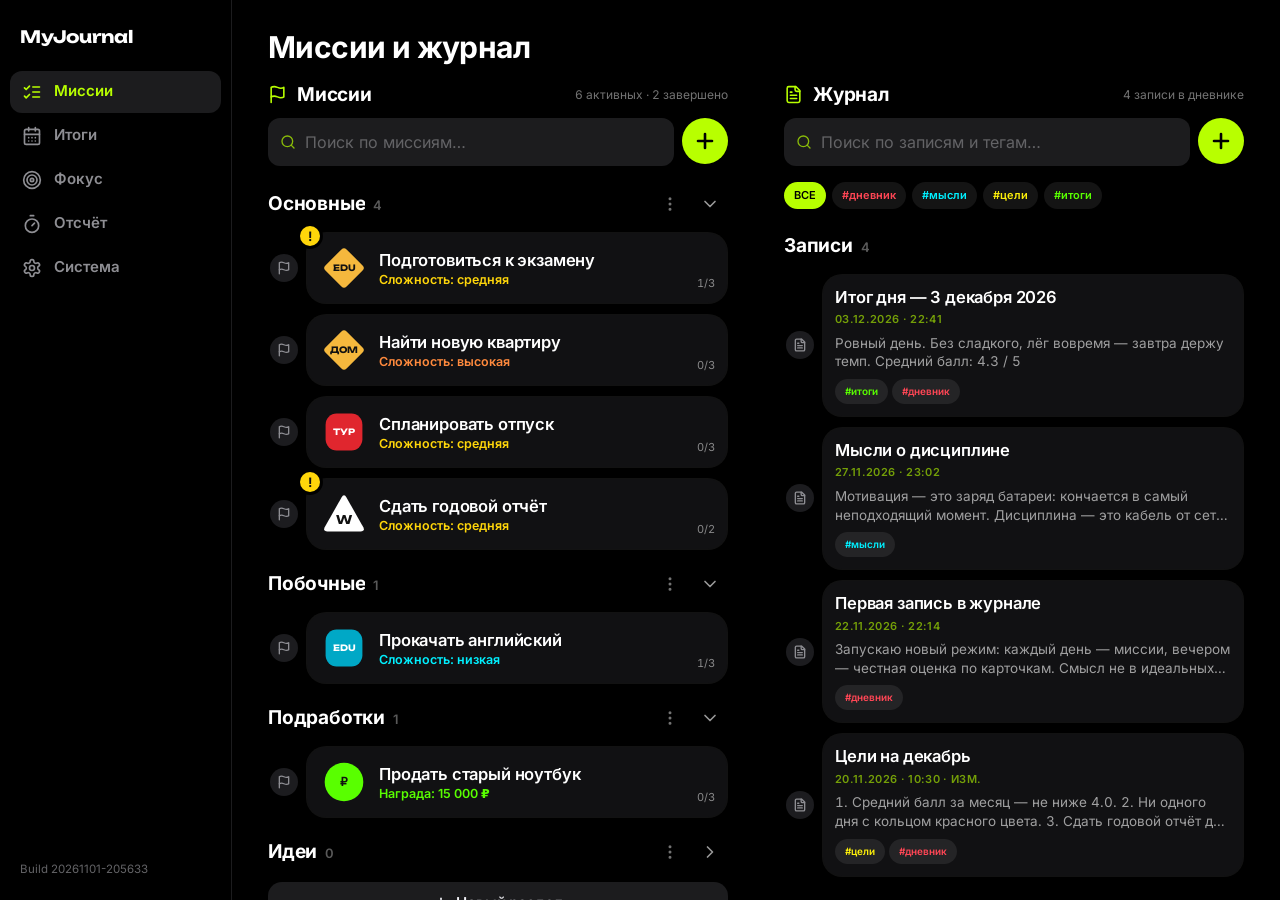
<file: index.html>
<!doctype html>
<html lang="ru">
<head>
<meta charset="utf-8">
<meta name="viewport" content="width=device-width, initial-scale=1, maximum-scale=1, viewport-fit=cover">
<meta name="theme-color" content="#000000">
<meta name="description" content="Миссии, дневник, оценка дня и отсчёт времени">
<meta name="mobile-web-app-capable" content="yes">
<meta name="apple-mobile-web-app-capable" content="yes">
<meta name="apple-mobile-web-app-status-bar-style" content="black-translucent">
<meta name="apple-mobile-web-app-title" content="MyJournal">
<title>MyJournal</title>
<link rel="manifest" href="manifest.webmanifest">
<link rel="icon" type="image/png" href="icons/icon-192.png">
<link rel="apple-touch-icon" href="icons/apple-touch-icon.png">
<link id="cj-fonts" rel="stylesheet" href="fonts/fonts.css"><!-- локальные шрифты, работают офлайн -->
<script>
  window.CJ_BUILD = '20261101-205633';
  /* загрузочный экран сразу в цвете акцента из настроек, приложение запоминает его при каждом запуске */
  try { var acc = localStorage.getItem('cyberjournal2077.accent'); if (acc) document.documentElement.style.setProperty('--boot', acc); } catch (e) { /* нет доступа */ }
</script>
<!-- defer: скрипты не задерживают показ страницы, поэтому загрузочный экран виден сразу -->
<script defer src="vendor/react.production.min.js"></script>
<script defer src="vendor/react-dom.production.min.js"></script>
<style>
  :root { color-scheme: dark; }
  html { box-sizing: border-box; height: 100%; padding-block: env(safe-area-inset-top, 0px) env(safe-area-inset-bottom, 0px); }
  html, body { margin: 0; background: #000; overscroll-behavior: none; }
  body, #root { height: 100%; }
  #boot { height: 100%; display: flex; flex-direction: column; align-items: center; justify-content: center; gap: 20px; color: #fff; }
  #boot b { font: 700 25px/1 'Unbounded', 'Inter', system-ui, sans-serif; letter-spacing: -.01em; animation: bootin .4s ease-out .08s both; }
  #boot i { display: block; position: relative; width: 124px; height: 4px; border-radius: 99px; background: #1C1C1E; overflow: hidden; animation: bootin .4s ease-out .16s both; }
  #boot i::after { content: ''; position: absolute; inset: 0; width: 42%; border-radius: inherit; background: var(--boot, #B8FF00); animation: boot 1.1s ease-in-out infinite; }
  @keyframes bootin { from { opacity: 0; transform: translateY(6px); } }
  @keyframes boot { from { transform: translateX(-105%); } to { transform: translateX(245%); } }
  #boot pre { max-width: 92vw; margin: 0; white-space: pre-wrap; text-align: center; font: 12px/1.4 ui-monospace, monospace; color: #FF6961; }
</style>
</head>
<body>
<div id="root"><div id="boot"><b>MyJournal</b><i></i></div></div>
<script>
  window.addEventListener('error', function (e) {
    var b = document.getElementById('boot');
    if (b) b.innerHTML = '<b>MyJournal</b><pre>Не удалось запустить приложение\n' + (e.message || e) + '</pre>';
  });
</script>
<script defer src="app.js"></script>
<script>
  /* Офлайн-режим и автообновление: новая версия сайта ставится при следующем запуске */
  if ('serviceWorker' in navigator) {
    var hadController = !!navigator.serviceWorker.controller, reloaded = false;
    navigator.serviceWorker.addEventListener('controllerchange', function () {
      if (hadController && !reloaded) { reloaded = true; location.reload(); }
    });
    window.addEventListener('load', function () { navigator.serviceWorker.register('sw.js').catch(function () {}); });
  }
</script>
<!-- build 20261101-205633 -->
</body>
</html>
</file>
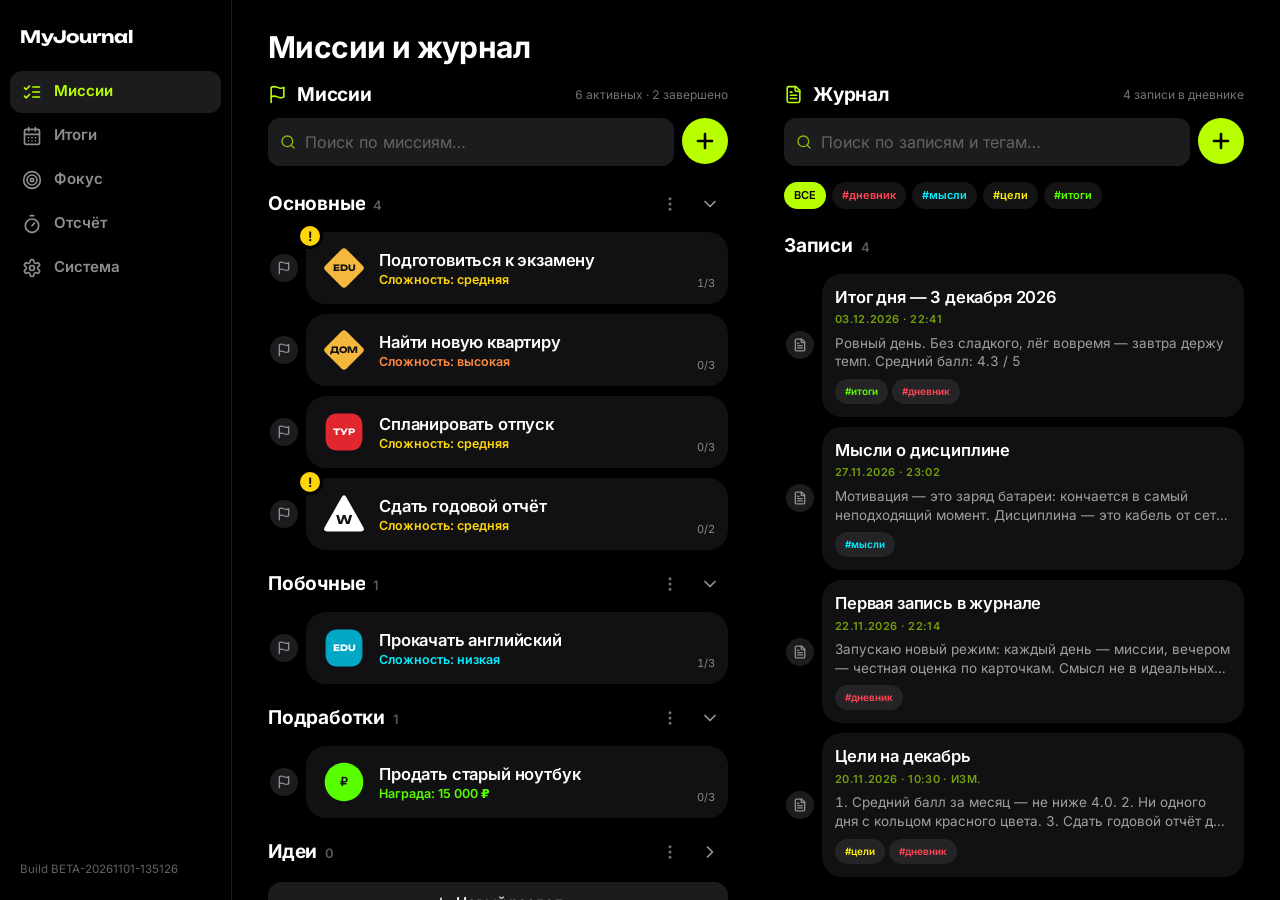
<file: beta/index.html>
<!doctype html>
<html lang="ru">
<head>
<meta charset="utf-8">
<meta name="viewport" content="width=device-width, initial-scale=1, maximum-scale=1, viewport-fit=cover">
<meta name="theme-color" content="#000000">
<meta name="robots" content="noindex">
<title>MyJournal β</title>
<link rel="icon" type="image/png" href="../icons/icon-192.png">
<!-- Тестовая сборка: лежит в папке beta/ сайта и берёт React и иконки из основной версии.
     Своего service worker и манифеста нет. Данные — под отдельным ключом (window.CJ_BETA). -->
<link id="cj-fonts" rel="stylesheet" href="fonts/fonts.css">
<script>
  window.CJ_BETA = true; window.CJ_BUILD = 'BETA-20261101-135126';
  try { var acc = localStorage.getItem('cyberjournal2077.accent'); if (acc) document.documentElement.style.setProperty('--boot', acc); } catch (e) { /* нет доступа */ }
</script>
<script defer src="../vendor/react.production.min.js"></script>
<script defer src="../vendor/react-dom.production.min.js"></script>
<style>
  :root { color-scheme: dark; }
  html { box-sizing: border-box; height: 100%; padding-block: env(safe-area-inset-top, 0px) env(safe-area-inset-bottom, 0px); }
  html, body { margin: 0; background: #000; overscroll-behavior: none; }
  body, #root { height: 100%; }
  #boot { height: 100%; display: flex; flex-direction: column; align-items: center; justify-content: center; gap: 20px; color: #fff; }
  #boot b { font: 700 25px/1 'Unbounded', 'Inter', system-ui, sans-serif; letter-spacing: -.01em; animation: bootin .4s ease-out .08s both; }
  #boot i { display: block; position: relative; width: 124px; height: 4px; border-radius: 99px; background: #1C1C1E; overflow: hidden; animation: bootin .4s ease-out .16s both; }
  #boot i::after { content: ''; position: absolute; inset: 0; width: 42%; border-radius: inherit; background: var(--boot, #B8FF00); animation: boot 1.1s ease-in-out infinite; }
  @keyframes bootin { from { opacity: 0; transform: translateY(6px); } }
  @keyframes boot { from { transform: translateX(-105%); } to { transform: translateX(245%); } }
  #boot pre { max-width: 92vw; margin: 0; white-space: pre-wrap; text-align: center; font: 12px/1.4 ui-monospace, monospace; color: #FF6961; }
</style>
</head>
<body>
<div id="root"><div id="boot"><b>MyJournal β</b><i></i></div></div>
<script>
  window.addEventListener('error', function (e) {
    var b = document.getElementById('boot');
    if (b) b.innerHTML = '<b>MyJournal β</b><pre>Не удалось запустить приложение\n' + (e.message || e) + '</pre>';
  });
</script>
<!-- ?v= привязывает скрипт к сборке: без него браузер до 10 минут берёт старый app.js из кэша при новом index.html -->
<script defer src="app.js?v=BETA-20261101-135126"></script>
<!-- build BETA-20261101-135126 -->
</body>
</html>
</file>
<file: fonts/fonts.css>
/* latin */
@font-face {
  font-family: 'Bebas Neue';
  font-style: normal;
  font-weight: 400;
  font-display: swap;
  src: url(f000.woff2) format('woff2');
  unicode-range: U+0000-00FF, U+0131, U+0152-0153, U+02BB-02BC, U+02C6, U+02DA, U+02DC, U+0304, U+0308, U+0329, U+2000-206F, U+20AC, U+2122, U+2191, U+2193, U+2212, U+2215, U+FEFF, U+FFFD;
}
/* cyrillic */
@font-face {
  font-family: 'Exo 2';
  font-style: normal;
  font-weight: 400;
  font-display: swap;
  src: url(f001.woff2) format('woff2');
  unicode-range: U+0301, U+0400-045F, U+0490-0491, U+04B0-04B1, U+2116;
}
/* latin */
@font-face {
  font-family: 'Exo 2';
  font-style: normal;
  font-weight: 400;
  font-display: swap;
  src: url(f002.woff2) format('woff2');
  unicode-range: U+0000-00FF, U+0131, U+0152-0153, U+02BB-02BC, U+02C6, U+02DA, U+02DC, U+0304, U+0308, U+0329, U+2000-206F, U+20AC, U+2122, U+2191, U+2193, U+2212, U+2215, U+FEFF, U+FFFD;
}
/* cyrillic */
@font-face {
  font-family: 'Exo 2';
  font-style: normal;
  font-weight: 500;
  font-display: swap;
  src: url(f001.woff2) format('woff2');
  unicode-range: U+0301, U+0400-045F, U+0490-0491, U+04B0-04B1, U+2116;
}
/* latin */
@font-face {
  font-family: 'Exo 2';
  font-style: normal;
  font-weight: 500;
  font-display: swap;
  src: url(f002.woff2) format('woff2');
  unicode-range: U+0000-00FF, U+0131, U+0152-0153, U+02BB-02BC, U+02C6, U+02DA, U+02DC, U+0304, U+0308, U+0329, U+2000-206F, U+20AC, U+2122, U+2191, U+2193, U+2212, U+2215, U+FEFF, U+FFFD;
}
/* cyrillic */
@font-face {
  font-family: 'Exo 2';
  font-style: normal;
  font-weight: 600;
  font-display: swap;
  src: url(f001.woff2) format('woff2');
  unicode-range: U+0301, U+0400-045F, U+0490-0491, U+04B0-04B1, U+2116;
}
/* latin */
@font-face {
  font-family: 'Exo 2';
  font-style: normal;
  font-weight: 600;
  font-display: swap;
  src: url(f002.woff2) format('woff2');
  unicode-range: U+0000-00FF, U+0131, U+0152-0153, U+02BB-02BC, U+02C6, U+02DA, U+02DC, U+0304, U+0308, U+0329, U+2000-206F, U+20AC, U+2122, U+2191, U+2193, U+2212, U+2215, U+FEFF, U+FFFD;
}
/* cyrillic */
@font-face {
  font-family: 'Exo 2';
  font-style: normal;
  font-weight: 700;
  font-display: swap;
  src: url(f001.woff2) format('woff2');
  unicode-range: U+0301, U+0400-045F, U+0490-0491, U+04B0-04B1, U+2116;
}
/* latin */
@font-face {
  font-family: 'Exo 2';
  font-style: normal;
  font-weight: 700;
  font-display: swap;
  src: url(f002.woff2) format('woff2');
  unicode-range: U+0000-00FF, U+0131, U+0152-0153, U+02BB-02BC, U+02C6, U+02DA, U+02DC, U+0304, U+0308, U+0329, U+2000-206F, U+20AC, U+2122, U+2191, U+2193, U+2212, U+2215, U+FEFF, U+FFFD;
}
/* cyrillic */
@font-face {
  font-family: 'Inter';
  font-style: normal;
  font-weight: 400;
  font-display: swap;
  src: url(f003.woff2) format('woff2');
  unicode-range: U+0301, U+0400-045F, U+0490-0491, U+04B0-04B1, U+2116;
}
/* latin */
@font-face {
  font-family: 'Inter';
  font-style: normal;
  font-weight: 400;
  font-display: swap;
  src: url(f004.woff2) format('woff2');
  unicode-range: U+0000-00FF, U+0131, U+0152-0153, U+02BB-02BC, U+02C6, U+02DA, U+02DC, U+0304, U+0308, U+0329, U+2000-206F, U+20AC, U+2122, U+2191, U+2193, U+2212, U+2215, U+FEFF, U+FFFD;
}
/* cyrillic */
@font-face {
  font-family: 'Inter';
  font-style: normal;
  font-weight: 500;
  font-display: swap;
  src: url(f003.woff2) format('woff2');
  unicode-range: U+0301, U+0400-045F, U+0490-0491, U+04B0-04B1, U+2116;
}
/* latin */
@font-face {
  font-family: 'Inter';
  font-style: normal;
  font-weight: 500;
  font-display: swap;
  src: url(f004.woff2) format('woff2');
  unicode-range: U+0000-00FF, U+0131, U+0152-0153, U+02BB-02BC, U+02C6, U+02DA, U+02DC, U+0304, U+0308, U+0329, U+2000-206F, U+20AC, U+2122, U+2191, U+2193, U+2212, U+2215, U+FEFF, U+FFFD;
}
/* cyrillic */
@font-face {
  font-family: 'Inter';
  font-style: normal;
  font-weight: 600;
  font-display: swap;
  src: url(f003.woff2) format('woff2');
  unicode-range: U+0301, U+0400-045F, U+0490-0491, U+04B0-04B1, U+2116;
}
/* latin */
@font-face {
  font-family: 'Inter';
  font-style: normal;
  font-weight: 600;
  font-display: swap;
  src: url(f004.woff2) format('woff2');
  unicode-range: U+0000-00FF, U+0131, U+0152-0153, U+02BB-02BC, U+02C6, U+02DA, U+02DC, U+0304, U+0308, U+0329, U+2000-206F, U+20AC, U+2122, U+2191, U+2193, U+2212, U+2215, U+FEFF, U+FFFD;
}
/* cyrillic */
@font-face {
  font-family: 'Inter';
  font-style: normal;
  font-weight: 700;
  font-display: swap;
  src: url(f003.woff2) format('woff2');
  unicode-range: U+0301, U+0400-045F, U+0490-0491, U+04B0-04B1, U+2116;
}
/* latin */
@font-face {
  font-family: 'Inter';
  font-style: normal;
  font-weight: 700;
  font-display: swap;
  src: url(f004.woff2) format('woff2');
  unicode-range: U+0000-00FF, U+0131, U+0152-0153, U+02BB-02BC, U+02C6, U+02DA, U+02DC, U+0304, U+0308, U+0329, U+2000-206F, U+20AC, U+2122, U+2191, U+2193, U+2212, U+2215, U+FEFF, U+FFFD;
}
/* cyrillic */
@font-face {
  font-family: 'Montserrat';
  font-style: normal;
  font-weight: 500;
  font-display: swap;
  src: url(f005.woff2) format('woff2');
  unicode-range: U+0301, U+0400-045F, U+0490-0491, U+04B0-04B1, U+2116;
}
/* latin */
@font-face {
  font-family: 'Montserrat';
  font-style: normal;
  font-weight: 500;
  font-display: swap;
  src: url(f006.woff2) format('woff2');
  unicode-range: U+0000-00FF, U+0131, U+0152-0153, U+02BB-02BC, U+02C6, U+02DA, U+02DC, U+0304, U+0308, U+0329, U+2000-206F, U+20AC, U+2122, U+2191, U+2193, U+2212, U+2215, U+FEFF, U+FFFD;
}
/* latin */
@font-face {
  font-family: 'Orbitron';
  font-style: normal;
  font-weight: 500;
  font-display: swap;
  src: url(f007.woff2) format('woff2');
  unicode-range: U+0000-00FF, U+0131, U+0152-0153, U+02BB-02BC, U+02C6, U+02DA, U+02DC, U+0304, U+0308, U+0329, U+2000-206F, U+20AC, U+2122, U+2191, U+2193, U+2212, U+2215, U+FEFF, U+FFFD;
}
/* latin */
@font-face {
  font-family: 'Orbitron';
  font-style: normal;
  font-weight: 700;
  font-display: swap;
  src: url(f007.woff2) format('woff2');
  unicode-range: U+0000-00FF, U+0131, U+0152-0153, U+02BB-02BC, U+02C6, U+02DA, U+02DC, U+0304, U+0308, U+0329, U+2000-206F, U+20AC, U+2122, U+2191, U+2193, U+2212, U+2215, U+FEFF, U+FFFD;
}
/* latin */
@font-face {
  font-family: 'Orbitron';
  font-style: normal;
  font-weight: 900;
  font-display: swap;
  src: url(f007.woff2) format('woff2');
  unicode-range: U+0000-00FF, U+0131, U+0152-0153, U+02BB-02BC, U+02C6, U+02DA, U+02DC, U+0304, U+0308, U+0329, U+2000-206F, U+20AC, U+2122, U+2191, U+2193, U+2212, U+2215, U+FEFF, U+FFFD;
}
/* cyrillic */
@font-face {
  font-family: 'Oswald';
  font-style: normal;
  font-weight: 400;
  font-display: swap;
  src: url(f008.woff2) format('woff2');
  unicode-range: U+0301, U+0400-045F, U+0490-0491, U+04B0-04B1, U+2116;
}
/* latin */
@font-face {
  font-family: 'Oswald';
  font-style: normal;
  font-weight: 400;
  font-display: swap;
  src: url(f009.woff2) format('woff2');
  unicode-range: U+0000-00FF, U+0131, U+0152-0153, U+02BB-02BC, U+02C6, U+02DA, U+02DC, U+0304, U+0308, U+0329, U+2000-206F, U+20AC, U+2122, U+2191, U+2193, U+2212, U+2215, U+FEFF, U+FFFD;
}
/* cyrillic */
@font-face {
  font-family: 'Oswald';
  font-style: normal;
  font-weight: 500;
  font-display: swap;
  src: url(f008.woff2) format('woff2');
  unicode-range: U+0301, U+0400-045F, U+0490-0491, U+04B0-04B1, U+2116;
}
/* latin */
@font-face {
  font-family: 'Oswald';
  font-style: normal;
  font-weight: 500;
  font-display: swap;
  src: url(f009.woff2) format('woff2');
  unicode-range: U+0000-00FF, U+0131, U+0152-0153, U+02BB-02BC, U+02C6, U+02DA, U+02DC, U+0304, U+0308, U+0329, U+2000-206F, U+20AC, U+2122, U+2191, U+2193, U+2212, U+2215, U+FEFF, U+FFFD;
}
/* cyrillic */
@font-face {
  font-family: 'Oswald';
  font-style: normal;
  font-weight: 600;
  font-display: swap;
  src: url(f008.woff2) format('woff2');
  unicode-range: U+0301, U+0400-045F, U+0490-0491, U+04B0-04B1, U+2116;
}
/* latin */
@font-face {
  font-family: 'Oswald';
  font-style: normal;
  font-weight: 600;
  font-display: swap;
  src: url(f009.woff2) format('woff2');
  unicode-range: U+0000-00FF, U+0131, U+0152-0153, U+02BB-02BC, U+02C6, U+02DA, U+02DC, U+0304, U+0308, U+0329, U+2000-206F, U+20AC, U+2122, U+2191, U+2193, U+2212, U+2215, U+FEFF, U+FFFD;
}
/* cyrillic */
@font-face {
  font-family: 'Oswald';
  font-style: normal;
  font-weight: 700;
  font-display: swap;
  src: url(f008.woff2) format('woff2');
  unicode-range: U+0301, U+0400-045F, U+0490-0491, U+04B0-04B1, U+2116;
}
/* latin */
@font-face {
  font-family: 'Oswald';
  font-style: normal;
  font-weight: 700;
  font-display: swap;
  src: url(f009.woff2) format('woff2');
  unicode-range: U+0000-00FF, U+0131, U+0152-0153, U+02BB-02BC, U+02C6, U+02DA, U+02DC, U+0304, U+0308, U+0329, U+2000-206F, U+20AC, U+2122, U+2191, U+2193, U+2212, U+2215, U+FEFF, U+FFFD;
}
/* latin */
@font-face {
  font-family: 'Rajdhani';
  font-style: normal;
  font-weight: 400;
  font-display: swap;
  src: url(f010.woff2) format('woff2');
  unicode-range: U+0000-00FF, U+0131, U+0152-0153, U+02BB-02BC, U+02C6, U+02DA, U+02DC, U+0304, U+0308, U+0329, U+2000-206F, U+20AC, U+2122, U+2191, U+2193, U+2212, U+2215, U+FEFF, U+FFFD;
}
/* latin */
@font-face {
  font-family: 'Rajdhani';
  font-style: normal;
  font-weight: 500;
  font-display: swap;
  src: url(f011.woff2) format('woff2');
  unicode-range: U+0000-00FF, U+0131, U+0152-0153, U+02BB-02BC, U+02C6, U+02DA, U+02DC, U+0304, U+0308, U+0329, U+2000-206F, U+20AC, U+2122, U+2191, U+2193, U+2212, U+2215, U+FEFF, U+FFFD;
}
/* latin */
@font-face {
  font-family: 'Rajdhani';
  font-style: normal;
  font-weight: 600;
  font-display: swap;
  src: url(f012.woff2) format('woff2');
  unicode-range: U+0000-00FF, U+0131, U+0152-0153, U+02BB-02BC, U+02C6, U+02DA, U+02DC, U+0304, U+0308, U+0329, U+2000-206F, U+20AC, U+2122, U+2191, U+2193, U+2212, U+2215, U+FEFF, U+FFFD;
}
/* latin */
@font-face {
  font-family: 'Rajdhani';
  font-style: normal;
  font-weight: 700;
  font-display: swap;
  src: url(f013.woff2) format('woff2');
  unicode-range: U+0000-00FF, U+0131, U+0152-0153, U+02BB-02BC, U+02C6, U+02DA, U+02DC, U+0304, U+0308, U+0329, U+2000-206F, U+20AC, U+2122, U+2191, U+2193, U+2212, U+2215, U+FEFF, U+FFFD;
}
/* cyrillic */
@font-face {
  font-family: 'Roboto Flex';
  font-style: normal;
  font-weight: 300;
  font-stretch: 151%;
  font-display: swap;
  src: url(f014.woff2) format('woff2');
  unicode-range: U+0301, U+0400-045F, U+0490-0491, U+04B0-04B1, U+2116;
}
/* latin */
@font-face {
  font-family: 'Roboto Flex';
  font-style: normal;
  font-weight: 300;
  font-stretch: 151%;
  font-display: swap;
  src: url(f015.woff2) format('woff2');
  unicode-range: U+0000-00FF, U+0131, U+0152-0153, U+02BB-02BC, U+02C6, U+02DA, U+02DC, U+0304, U+0308, U+0329, U+2000-206F, U+20AC, U+2122, U+2191, U+2193, U+2212, U+2215, U+FEFF, U+FFFD;
}
/* latin */
@font-face {
  font-family: 'Share Tech Mono';
  font-style: normal;
  font-weight: 400;
  font-display: swap;
  src: url(f016.woff2) format('woff2');
  unicode-range: U+0000-00FF, U+0131, U+0152-0153, U+02BB-02BC, U+02C6, U+02DA, U+02DC, U+0304, U+0308, U+0329, U+2000-206F, U+20AC, U+2122, U+2191, U+2193, U+2212, U+2215, U+FEFF, U+FFFD;
}
/* cyrillic */
@font-face {
  font-family: 'Unbounded';
  font-style: normal;
  font-weight: 500;
  font-display: swap;
  src: url(f017.woff2) format('woff2');
  unicode-range: U+0301, U+0400-045F, U+0490-0491, U+04B0-04B1, U+2116;
}
/* latin */
@font-face {
  font-family: 'Unbounded';
  font-style: normal;
  font-weight: 500;
  font-display: swap;
  src: url(f018.woff2) format('woff2');
  unicode-range: U+0000-00FF, U+0131, U+0152-0153, U+02BB-02BC, U+02C6, U+02DA, U+02DC, U+0304, U+0308, U+0329, U+2000-206F, U+20AC, U+2122, U+2191, U+2193, U+2212, U+2215, U+FEFF, U+FFFD;
}
/* cyrillic */
@font-face {
  font-family: 'Unbounded';
  font-style: normal;
  font-weight: 700;
  font-display: swap;
  src: url(f017.woff2) format('woff2');
  unicode-range: U+0301, U+0400-045F, U+0490-0491, U+04B0-04B1, U+2116;
}
/* latin */
@font-face {
  font-family: 'Unbounded';
  font-style: normal;
  font-weight: 700;
  font-display: swap;
  src: url(f018.woff2) format('woff2');
  unicode-range: U+0000-00FF, U+0131, U+0152-0153, U+02BB-02BC, U+02C6, U+02DA, U+02DC, U+0304, U+0308, U+0329, U+2000-206F, U+20AC, U+2122, U+2191, U+2193, U+2212, U+2215, U+FEFF, U+FFFD;
}
</file>
<file: beta/fonts/fonts.css>
/* latin */
@font-face {
  font-family: 'Bebas Neue';
  font-style: normal;
  font-weight: 400;
  font-display: swap;
  src: url(f000.woff2) format('woff2');
  unicode-range: U+0000-00FF, U+0131, U+0152-0153, U+02BB-02BC, U+02C6, U+02DA, U+02DC, U+0304, U+0308, U+0329, U+2000-206F, U+20AC, U+2122, U+2191, U+2193, U+2212, U+2215, U+FEFF, U+FFFD;
}
/* cyrillic */
@font-face {
  font-family: 'Exo 2';
  font-style: normal;
  font-weight: 400;
  font-display: swap;
  src: url(f001.woff2) format('woff2');
  unicode-range: U+0301, U+0400-045F, U+0490-0491, U+04B0-04B1, U+2116;
}
/* latin */
@font-face {
  font-family: 'Exo 2';
  font-style: normal;
  font-weight: 400;
  font-display: swap;
  src: url(f002.woff2) format('woff2');
  unicode-range: U+0000-00FF, U+0131, U+0152-0153, U+02BB-02BC, U+02C6, U+02DA, U+02DC, U+0304, U+0308, U+0329, U+2000-206F, U+20AC, U+2122, U+2191, U+2193, U+2212, U+2215, U+FEFF, U+FFFD;
}
/* cyrillic */
@font-face {
  font-family: 'Exo 2';
  font-style: normal;
  font-weight: 500;
  font-display: swap;
  src: url(f001.woff2) format('woff2');
  unicode-range: U+0301, U+0400-045F, U+0490-0491, U+04B0-04B1, U+2116;
}
/* latin */
@font-face {
  font-family: 'Exo 2';
  font-style: normal;
  font-weight: 500;
  font-display: swap;
  src: url(f002.woff2) format('woff2');
  unicode-range: U+0000-00FF, U+0131, U+0152-0153, U+02BB-02BC, U+02C6, U+02DA, U+02DC, U+0304, U+0308, U+0329, U+2000-206F, U+20AC, U+2122, U+2191, U+2193, U+2212, U+2215, U+FEFF, U+FFFD;
}
/* cyrillic */
@font-face {
  font-family: 'Exo 2';
  font-style: normal;
  font-weight: 600;
  font-display: swap;
  src: url(f001.woff2) format('woff2');
  unicode-range: U+0301, U+0400-045F, U+0490-0491, U+04B0-04B1, U+2116;
}
/* latin */
@font-face {
  font-family: 'Exo 2';
  font-style: normal;
  font-weight: 600;
  font-display: swap;
  src: url(f002.woff2) format('woff2');
  unicode-range: U+0000-00FF, U+0131, U+0152-0153, U+02BB-02BC, U+02C6, U+02DA, U+02DC, U+0304, U+0308, U+0329, U+2000-206F, U+20AC, U+2122, U+2191, U+2193, U+2212, U+2215, U+FEFF, U+FFFD;
}
/* cyrillic */
@font-face {
  font-family: 'Exo 2';
  font-style: normal;
  font-weight: 700;
  font-display: swap;
  src: url(f001.woff2) format('woff2');
  unicode-range: U+0301, U+0400-045F, U+0490-0491, U+04B0-04B1, U+2116;
}
/* latin */
@font-face {
  font-family: 'Exo 2';
  font-style: normal;
  font-weight: 700;
  font-display: swap;
  src: url(f002.woff2) format('woff2');
  unicode-range: U+0000-00FF, U+0131, U+0152-0153, U+02BB-02BC, U+02C6, U+02DA, U+02DC, U+0304, U+0308, U+0329, U+2000-206F, U+20AC, U+2122, U+2191, U+2193, U+2212, U+2215, U+FEFF, U+FFFD;
}
/* cyrillic */
@font-face {
  font-family: 'Inter';
  font-style: normal;
  font-weight: 400;
  font-display: swap;
  src: url(f003.woff2) format('woff2');
  unicode-range: U+0301, U+0400-045F, U+0490-0491, U+04B0-04B1, U+2116;
}
/* latin */
@font-face {
  font-family: 'Inter';
  font-style: normal;
  font-weight: 400;
  font-display: swap;
  src: url(f004.woff2) format('woff2');
  unicode-range: U+0000-00FF, U+0131, U+0152-0153, U+02BB-02BC, U+02C6, U+02DA, U+02DC, U+0304, U+0308, U+0329, U+2000-206F, U+20AC, U+2122, U+2191, U+2193, U+2212, U+2215, U+FEFF, U+FFFD;
}
/* cyrillic */
@font-face {
  font-family: 'Inter';
  font-style: normal;
  font-weight: 500;
  font-display: swap;
  src: url(f003.woff2) format('woff2');
  unicode-range: U+0301, U+0400-045F, U+0490-0491, U+04B0-04B1, U+2116;
}
/* latin */
@font-face {
  font-family: 'Inter';
  font-style: normal;
  font-weight: 500;
  font-display: swap;
  src: url(f004.woff2) format('woff2');
  unicode-range: U+0000-00FF, U+0131, U+0152-0153, U+02BB-02BC, U+02C6, U+02DA, U+02DC, U+0304, U+0308, U+0329, U+2000-206F, U+20AC, U+2122, U+2191, U+2193, U+2212, U+2215, U+FEFF, U+FFFD;
}
/* cyrillic */
@font-face {
  font-family: 'Inter';
  font-style: normal;
  font-weight: 600;
  font-display: swap;
  src: url(f003.woff2) format('woff2');
  unicode-range: U+0301, U+0400-045F, U+0490-0491, U+04B0-04B1, U+2116;
}
/* latin */
@font-face {
  font-family: 'Inter';
  font-style: normal;
  font-weight: 600;
  font-display: swap;
  src: url(f004.woff2) format('woff2');
  unicode-range: U+0000-00FF, U+0131, U+0152-0153, U+02BB-02BC, U+02C6, U+02DA, U+02DC, U+0304, U+0308, U+0329, U+2000-206F, U+20AC, U+2122, U+2191, U+2193, U+2212, U+2215, U+FEFF, U+FFFD;
}
/* cyrillic */
@font-face {
  font-family: 'Inter';
  font-style: normal;
  font-weight: 700;
  font-display: swap;
  src: url(f003.woff2) format('woff2');
  unicode-range: U+0301, U+0400-045F, U+0490-0491, U+04B0-04B1, U+2116;
}
/* latin */
@font-face {
  font-family: 'Inter';
  font-style: normal;
  font-weight: 700;
  font-display: swap;
  src: url(f004.woff2) format('woff2');
  unicode-range: U+0000-00FF, U+0131, U+0152-0153, U+02BB-02BC, U+02C6, U+02DA, U+02DC, U+0304, U+0308, U+0329, U+2000-206F, U+20AC, U+2122, U+2191, U+2193, U+2212, U+2215, U+FEFF, U+FFFD;
}
/* latin */
@font-face {
  font-family: 'Orbitron';
  font-style: normal;
  font-weight: 500;
  font-display: swap;
  src: url(f005.woff2) format('woff2');
  unicode-range: U+0000-00FF, U+0131, U+0152-0153, U+02BB-02BC, U+02C6, U+02DA, U+02DC, U+0304, U+0308, U+0329, U+2000-206F, U+20AC, U+2122, U+2191, U+2193, U+2212, U+2215, U+FEFF, U+FFFD;
}
/* latin */
@font-face {
  font-family: 'Orbitron';
  font-style: normal;
  font-weight: 700;
  font-display: swap;
  src: url(f005.woff2) format('woff2');
  unicode-range: U+0000-00FF, U+0131, U+0152-0153, U+02BB-02BC, U+02C6, U+02DA, U+02DC, U+0304, U+0308, U+0329, U+2000-206F, U+20AC, U+2122, U+2191, U+2193, U+2212, U+2215, U+FEFF, U+FFFD;
}
/* latin */
@font-face {
  font-family: 'Orbitron';
  font-style: normal;
  font-weight: 900;
  font-display: swap;
  src: url(f005.woff2) format('woff2');
  unicode-range: U+0000-00FF, U+0131, U+0152-0153, U+02BB-02BC, U+02C6, U+02DA, U+02DC, U+0304, U+0308, U+0329, U+2000-206F, U+20AC, U+2122, U+2191, U+2193, U+2212, U+2215, U+FEFF, U+FFFD;
}
/* cyrillic */
@font-face {
  font-family: 'Oswald';
  font-style: normal;
  font-weight: 400;
  font-display: swap;
  src: url(f006.woff2) format('woff2');
  unicode-range: U+0301, U+0400-045F, U+0490-0491, U+04B0-04B1, U+2116;
}
/* latin */
@font-face {
  font-family: 'Oswald';
  font-style: normal;
  font-weight: 400;
  font-display: swap;
  src: url(f007.woff2) format('woff2');
  unicode-range: U+0000-00FF, U+0131, U+0152-0153, U+02BB-02BC, U+02C6, U+02DA, U+02DC, U+0304, U+0308, U+0329, U+2000-206F, U+20AC, U+2122, U+2191, U+2193, U+2212, U+2215, U+FEFF, U+FFFD;
}
/* cyrillic */
@font-face {
  font-family: 'Oswald';
  font-style: normal;
  font-weight: 500;
  font-display: swap;
  src: url(f006.woff2) format('woff2');
  unicode-range: U+0301, U+0400-045F, U+0490-0491, U+04B0-04B1, U+2116;
}
/* latin */
@font-face {
  font-family: 'Oswald';
  font-style: normal;
  font-weight: 500;
  font-display: swap;
  src: url(f007.woff2) format('woff2');
  unicode-range: U+0000-00FF, U+0131, U+0152-0153, U+02BB-02BC, U+02C6, U+02DA, U+02DC, U+0304, U+0308, U+0329, U+2000-206F, U+20AC, U+2122, U+2191, U+2193, U+2212, U+2215, U+FEFF, U+FFFD;
}
/* cyrillic */
@font-face {
  font-family: 'Oswald';
  font-style: normal;
  font-weight: 600;
  font-display: swap;
  src: url(f006.woff2) format('woff2');
  unicode-range: U+0301, U+0400-045F, U+0490-0491, U+04B0-04B1, U+2116;
}
/* latin */
@font-face {
  font-family: 'Oswald';
  font-style: normal;
  font-weight: 600;
  font-display: swap;
  src: url(f007.woff2) format('woff2');
  unicode-range: U+0000-00FF, U+0131, U+0152-0153, U+02BB-02BC, U+02C6, U+02DA, U+02DC, U+0304, U+0308, U+0329, U+2000-206F, U+20AC, U+2122, U+2191, U+2193, U+2212, U+2215, U+FEFF, U+FFFD;
}
/* cyrillic */
@font-face {
  font-family: 'Oswald';
  font-style: normal;
  font-weight: 700;
  font-display: swap;
  src: url(f006.woff2) format('woff2');
  unicode-range: U+0301, U+0400-045F, U+0490-0491, U+04B0-04B1, U+2116;
}
/* latin */
@font-face {
  font-family: 'Oswald';
  font-style: normal;
  font-weight: 700;
  font-display: swap;
  src: url(f007.woff2) format('woff2');
  unicode-range: U+0000-00FF, U+0131, U+0152-0153, U+02BB-02BC, U+02C6, U+02DA, U+02DC, U+0304, U+0308, U+0329, U+2000-206F, U+20AC, U+2122, U+2191, U+2193, U+2212, U+2215, U+FEFF, U+FFFD;
}
/* cyrillic */
@font-face {
  font-family: 'Prosto One';
  font-style: normal;
  font-weight: 400;
  font-display: swap;
  src: url(f008.woff2) format('woff2');
  unicode-range: U+0301, U+0400-045F, U+0490-0491, U+04B0-04B1, U+2116;
}
/* latin */
@font-face {
  font-family: 'Prosto One';
  font-style: normal;
  font-weight: 400;
  font-display: swap;
  src: url(f009.woff2) format('woff2');
  unicode-range: U+0000-00FF, U+0131, U+0152-0153, U+02BB-02BC, U+02C6, U+02DA, U+02DC, U+0304, U+0308, U+0329, U+2000-206F, U+20AC, U+2122, U+2191, U+2193, U+2212, U+2215, U+FEFF, U+FFFD;
}
/* latin */
@font-face {
  font-family: 'Rajdhani';
  font-style: normal;
  font-weight: 400;
  font-display: swap;
  src: url(f010.woff2) format('woff2');
  unicode-range: U+0000-00FF, U+0131, U+0152-0153, U+02BB-02BC, U+02C6, U+02DA, U+02DC, U+0304, U+0308, U+0329, U+2000-206F, U+20AC, U+2122, U+2191, U+2193, U+2212, U+2215, U+FEFF, U+FFFD;
}
/* latin */
@font-face {
  font-family: 'Rajdhani';
  font-style: normal;
  font-weight: 500;
  font-display: swap;
  src: url(f011.woff2) format('woff2');
  unicode-range: U+0000-00FF, U+0131, U+0152-0153, U+02BB-02BC, U+02C6, U+02DA, U+02DC, U+0304, U+0308, U+0329, U+2000-206F, U+20AC, U+2122, U+2191, U+2193, U+2212, U+2215, U+FEFF, U+FFFD;
}
/* latin */
@font-face {
  font-family: 'Rajdhani';
  font-style: normal;
  font-weight: 600;
  font-display: swap;
  src: url(f012.woff2) format('woff2');
  unicode-range: U+0000-00FF, U+0131, U+0152-0153, U+02BB-02BC, U+02C6, U+02DA, U+02DC, U+0304, U+0308, U+0329, U+2000-206F, U+20AC, U+2122, U+2191, U+2193, U+2212, U+2215, U+FEFF, U+FFFD;
}
/* latin */
@font-face {
  font-family: 'Rajdhani';
  font-style: normal;
  font-weight: 700;
  font-display: swap;
  src: url(f013.woff2) format('woff2');
  unicode-range: U+0000-00FF, U+0131, U+0152-0153, U+02BB-02BC, U+02C6, U+02DA, U+02DC, U+0304, U+0308, U+0329, U+2000-206F, U+20AC, U+2122, U+2191, U+2193, U+2212, U+2215, U+FEFF, U+FFFD;
}
/* latin */
@font-face {
  font-family: 'Share Tech Mono';
  font-style: normal;
  font-weight: 400;
  font-display: swap;
  src: url(f014.woff2) format('woff2');
  unicode-range: U+0000-00FF, U+0131, U+0152-0153, U+02BB-02BC, U+02C6, U+02DA, U+02DC, U+0304, U+0308, U+0329, U+2000-206F, U+20AC, U+2122, U+2191, U+2193, U+2212, U+2215, U+FEFF, U+FFFD;
}
/* cyrillic */
@font-face {
  font-family: 'Unbounded';
  font-style: normal;
  font-weight: 500;
  font-display: swap;
  src: url(f015.woff2) format('woff2');
  unicode-range: U+0301, U+0400-045F, U+0490-0491, U+04B0-04B1, U+2116;
}
/* latin */
@font-face {
  font-family: 'Unbounded';
  font-style: normal;
  font-weight: 500;
  font-display: swap;
  src: url(f016.woff2) format('woff2');
  unicode-range: U+0000-00FF, U+0131, U+0152-0153, U+02BB-02BC, U+02C6, U+02DA, U+02DC, U+0304, U+0308, U+0329, U+2000-206F, U+20AC, U+2122, U+2191, U+2193, U+2212, U+2215, U+FEFF, U+FFFD;
}
/* cyrillic */
@font-face {
  font-family: 'Unbounded';
  font-style: normal;
  font-weight: 700;
  font-display: swap;
  src: url(f015.woff2) format('woff2');
  unicode-range: U+0301, U+0400-045F, U+0490-0491, U+04B0-04B1, U+2116;
}
/* latin */
@font-face {
  font-family: 'Unbounded';
  font-style: normal;
  font-weight: 700;
  font-display: swap;
  src: url(f016.woff2) format('woff2');
  unicode-range: U+0000-00FF, U+0131, U+0152-0153, U+02BB-02BC, U+02C6, U+02DA, U+02DC, U+0304, U+0308, U+0329, U+2000-206F, U+20AC, U+2122, U+2191, U+2193, U+2212, U+2215, U+FEFF, U+FFFD;
}
</file>
